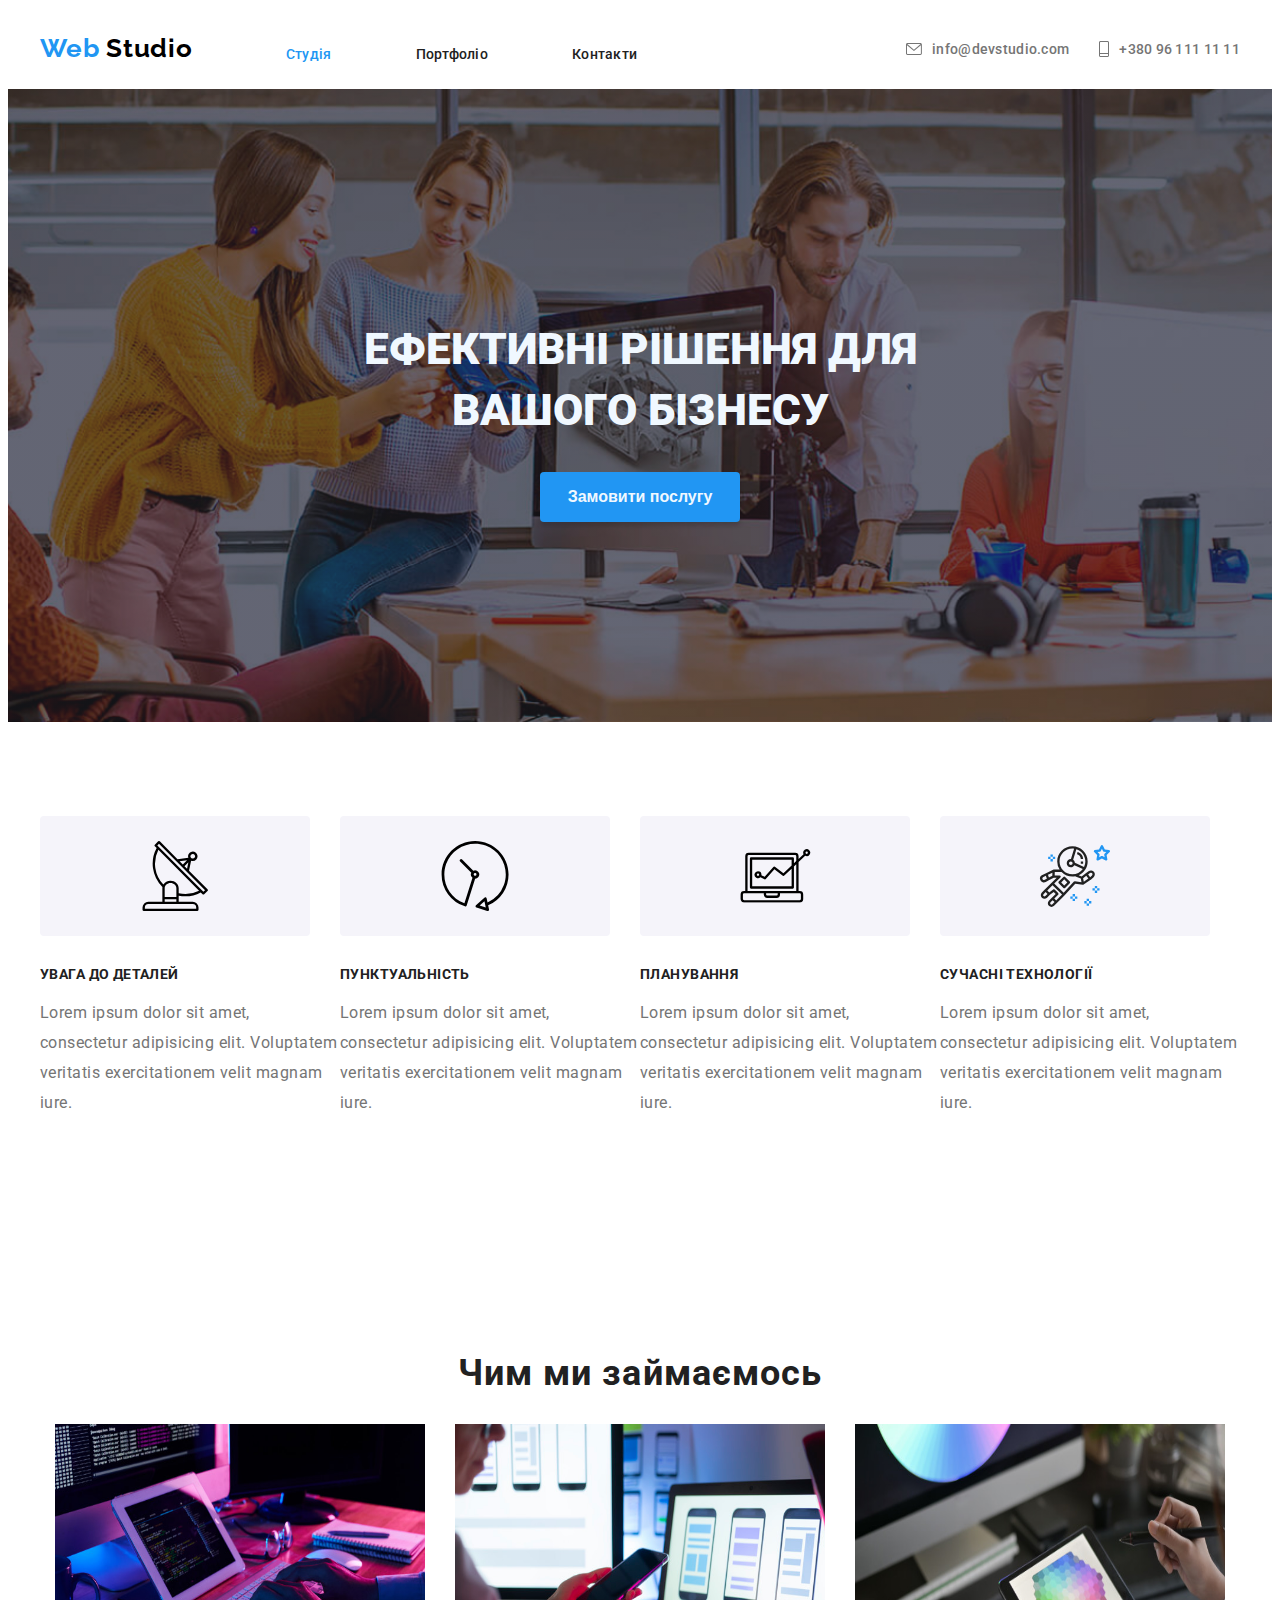
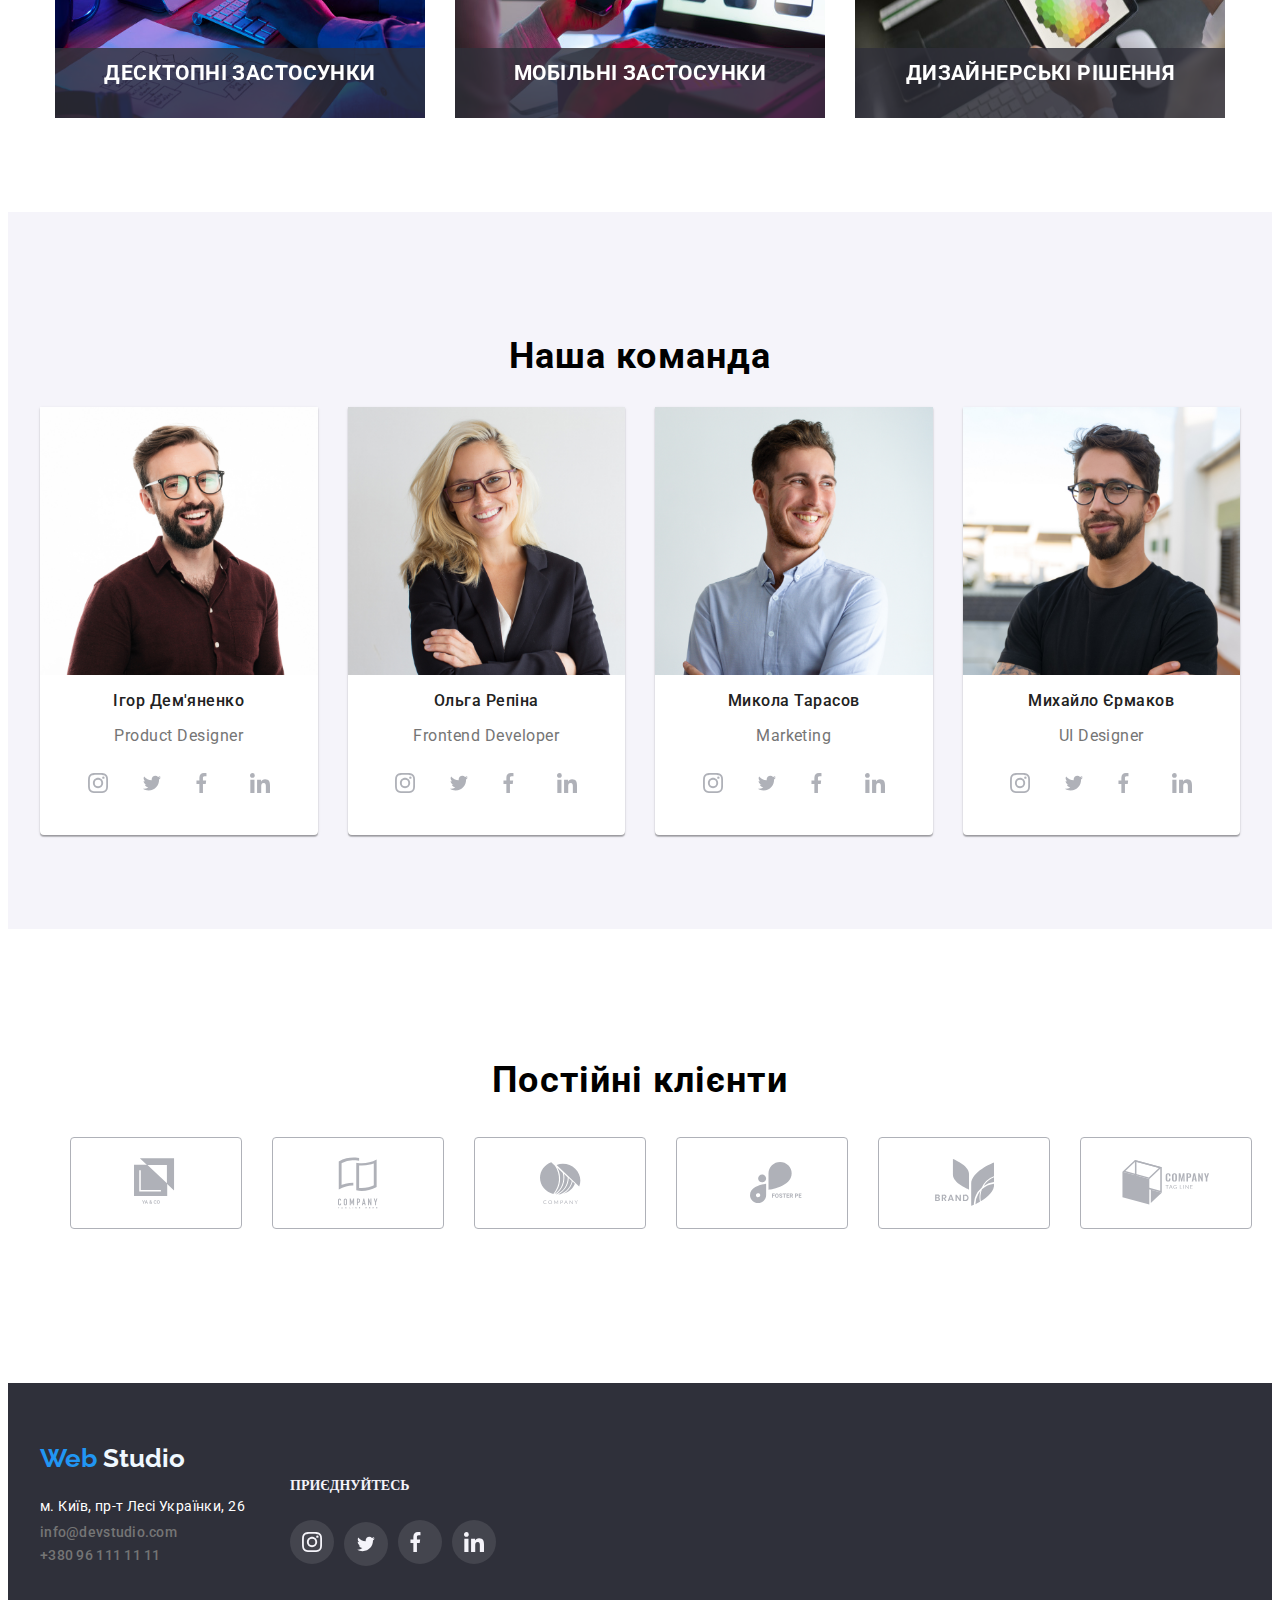
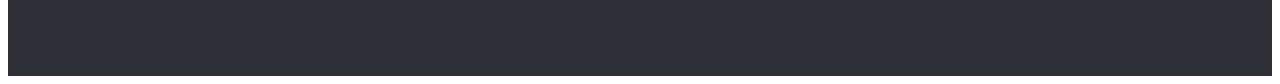
<file: index.html>
<!DOCTYPE html>
<html lang="en">
<head>
    <meta charset="UTF-8">
    <meta http-equiv="X-UA-Compatible" content="IE=edge">
    <meta name="viewport" content="width=device-width, initial-scale=1.0">
    <title>Web Studio</title>
    <link href="https://fonts.googleapis.com/css2?family=Roboto:wght@400;500;700;900&display=swap" rel="stylesheet">
    <link href="https://fonts.googleapis.com/css2?family=Raleway:wght@700&family=Roboto:wght@400;500;700;900&display=swap" rel="stylesheet">
    
<link rel="stylesheet" href="style.css">
</head> 
<body>
    <!--Шапка-->
<header class="section1">
    <div class="contairn header-nav">
        <a class="logo" href=""> <span class="logo-span" > Web </span> Studio</a>
    <nav>
    
        
    
   <ul class="nav-list">
        <li > <a  class="link-item curent" href="" >Студія</a></li>
        <li> <a class="link-item" href="./portfolio.html">Портфоліо</a></li>
        <li> <a class="link-item" href="">Контакти</a></li>
        
    </ul>
    
    </nav>
   
 <ul class="link-list">
     <li><a class="link-king"  href="mailto:info@devstudio.com">
        <svg  class="contact"  width="16" height="12">
            <use href="./img/icons/Icons.svg#icon-mesenger"></use>

        </svg>
        
        info@devstudio.com</a></li>

        <li><a class="link-king" href="tel:+380 96 111 11 11">
            <svg class="contact" width="10" height="16">
                <use href="./img/icons/Icons.svg#icon-Phone-book"></use>
    
               </svg> 
           
            
              +380 96 111 11 11</a></li>
</ul>
    <section>

    
<ul> 

</section>










</ul>
</div>
</header>
<main>

    <section class="hero-section">
        <div class="contairn">
        <h1 class="hero-link"> ЕФЕКТИВНІ РІШЕННЯ ДЛЯ <br> ВАШОГО БІЗНЕСУ</h1>
        <button  type="button" class="button" data-modal-open>Замовити послугу</button>

    </div>
    <!-- Модальне вікно -->
    <div class="backdrop is-hidden" data-modal>
        <div class="modal">
            <button type="button" class="modal-button" data-modal-close></button>
            <!-- форми -->
            <form class="form  js-speaker-form" autocomplete="on"> 
                <h3 class="title">Залиште свої дані, ми Вам зателефонуємо</h3>
                <ul class="fields">
                 <li class="fiend">  
                <label for="user-name">Ім'я</label>
                <input class="form-fiend" type="text" name="user-name" id="user-name"  >
                <svg class="form-icon" width="18" height="18">
                    <use href="./img/icons/Icons.svg#person">
                     
                    </use>
                </svg>
            </li>
                <li class="fiend">


                <label for="user-tel">Телефон</label>
                
                <input class="form-fiend" type="tel" name="user-tel" id="user-tel">
                <svg class="form-icon" width="18" height="18" >
                    <use href="./img/icons/Icons.svg#phone-modal">
                     
                    </use>
                </svg>
                </li>

                <li class="fiend">
                <label for="user-email">Пошта</label>
                <input class="form-fiend" type="tel" name="user-email" id="user-email" >
                <svg class="form-icon" width="18" height="18">
                    <use href="./img/icons/Icons.svg#email-modal">
                     
                    </use>
                </svg>
                </li>
                <li class="fiend ">
                <label for="comments">Коментарі</label>
                <textarea class="texteria" name="comments" id="comments" cols="30" rows="10" placeholder="Напишіть коментарій"></textarea>
                </li>
            </ul>
               <div class="checbox fiend-link"></div>
<label class="fiend-label">
    <input class="fiend-checkbox" type="checkbox" name="checkbox" value="checkbox">

    <svg class="checkbox-icon" width="18" height="18">
        <use href="./img/icons/Icons.svg#icon-check"></use>
    </svg>
  
    Погоджуюсь з розсилкою і приймаю <a class="contract" href=""> Умови договору</a>
    
        </label>
       <center>
        <button type="submit" class="button btn">Надіслати</button> 
    </center>

           </div>


         
            
            </form>
            
        </div>
       
    </div>
    </section>
<section class="section">
    <div class="contairn">
        <ul class="details-link">
            
  <ul>
    <div class="svg-detels">
    <svg widht="65.32" height="70">
        <use href="./img/icons/Icons.svg#icon-Antena"></use>
            </svg>
        </div>
   
      <li >
        
          <h1 class="detels-intem"> УВАГА ДО ДЕТАЛЕЙ</h1>
      
  
      
          <p class="detels-lorem"> Lorem ipsum dolor sit amet, consectetur adipisicing elit. Voluptatem veritatis exercitationem velit magnam iure.</p>
      </li>
    </ul>  

    <ul>
        <div class="svg-detels">
        <svg widht="66.96" height="70">
            <use href="./img/icons/Icons.svg#icon-Chasi"></use>
                </svg>
            </div>
        <li>
            <h1 class="detels-intem">ПУНКТУАЛЬНІСТЬ</h1>
        
    
        
            <p class="detels-lorem"> Lorem ipsum dolor sit amet, consectetur adipisicing elit. Voluptatem veritatis exercitationem velit magnam iure.</p>
        </li>
      </ul>  
  
      <ul>
        <div class="svg-detels">
        <svg widht="70" height="53.69">
            <use href="./img/icons/Icons.svg#icon-Grafik"></use>
                </svg>
            </div>
        <li>
            <h1 class="detels-intem">ПЛАНУВАННЯ</h1>
        
    
       
            <p class="detels-lorem">Lorem ipsum dolor sit amet, consectetur adipisicing elit. Voluptatem veritatis exercitationem velit magnam iure.</p>
        </li>
      </ul>  

      <ul>
        <div class="svg-detels">
        <svg widht="70" height="70">
            <use href="./img/icons/Icons.svg#icon-astronaut-1"></use>
                </svg>
            </div>
        <li>
            <h1 class="detels-intem">СУЧАСНІ ТЕХНОЛОГІЇ</h1>
        
    
        
            <p class="detels-lorem">Lorem ipsum dolor sit amet, consectetur adipisicing elit. Voluptatem veritatis exercitationem velit magnam iure.</p>
        </li>
      </ul>  
    </ul>
    </div>
    </section>
    <section class="section">
        <div class="contairn">
        <h2 class="robota-link">Чим ми займаємось</h2>
        <ul class="planchete">
            <div>
            <li class="pop">
            
            <img class="robota" src="./img/Robota.jpg" alt=""></li>
        <div class="desktop">
            <h2 >ДЕСКТОПНІ ЗАСТОСУНКИ</h2>
        </div>
        </div>
           <div>
            <li><img class="robota" src="./img/Robota+pk.jpg" alt=""></li>
            <div class="desktop">
                <h2 >МОБІЛЬНІ ЗАСТОСУНКИ</h2>
            </div>
        </div>
        <div>
            <li><img class="robota"src="./img/Planchet.jpg" alt=""></li>
            <div class="desktop">
                <h2 >ДИЗАЙНЕРСЬКІ РІШЕННЯ</h2>
            </div>
        </div>
        </ul>
        </div>
      
        
    
    </section>
    <!--What are we doing?-->
    <section class="mn">
    <section class="section">
        <div class="contairn">
        <h2 class="our-team ">Наша команда</h2>
        <ul class="card-link">
            <div class="card">
            <li > <img src="./img/Demanenko.jpg " alt="Sorry("> </li>
            <p class="team">Ігор Дем'яненко</p>
            <p class="team-link">Product Designer</p>
            <ul class="opq">
                 
                <li class="sciacl"><a  class="social-link" href=""><svg class="coorent" width="20" height="20"> <use href="./img/icons/Icons.svg#icon-instagram-2"></use> </svg> </a> </li>
                <li class="scialc"> <a  class="social-link"href=""><svg class="coorent" width="20" height="16.25"> <use href="./img/icons/Icons.svg#icon-Twiter" > </use> </svg></a>  </li>
                <li class="scial"> <a class="social-link" href=""><svg class="coorent" width="20" height="20"> <use href="./img/icons/Icons.svg#icon-Facebook"></use> </svg> </a> </li>
                <li class="scial"><a class="social-link" href=""><svg class="coorent" width="20" height="20"> <use href="./img/icons/Icons.svg#icon-linkedin-1"></use> </svg> </a> </li>
            </ul>
        </div>
        <div class="card">
            <li > <img src="./img/Repina.jpg" alt="Sorry(>"> </li>
            <p class="team">Ольга Репіна</p>
            <p class="team-link">Frontend Developer</p>
            <ul class="opq">
                <li class="scial"><a  class="social-link" href=""><svg class="coorent" width="20" height="20"> <use href="./img/icons/Icons.svg#icon-instagram-2"></use> </svg> </a> </li>
                <li class="scial"> <a  class="social-link"href=""><svg class="coorent" width="20" height="16.25"> <use href="./img/icons/Icons.svg#icon-Twiter" > </use> </svg></a>  </li>
                <li class="scial"> <a class="social-link" href=""><svg class="coorent" width="20" height="20"> <use href="./img/icons/Icons.svg#icon-Facebook"></use> </svg> </a> </li>
                <li class="scial"><a class="social-link" href=""><svg  class="coorent"width="20" height="20"> <use href="./img/icons/Icons.svg#icon-linkedin-1"></use> </svg> </a> </li>
             
            </ul>

        </div>
        <div class="card">
            <li > <img src="./img/Tarasov.jpg" alt="Sorry"> </li>
            <p class="team">Микола Тарасов</p>
            <p class="team-link ">Marketing</p>
            <ul class="opq">
                
                <li class="scial"><a class="social-link" href=""> <svg class="coorent" width="20" height="20"> <use href="./img/icons/Icons.svg#icon-instagram-2"></use> </svg> </a> </li>
                <li class="scial"> <a class="social-link" href=""><svg class="coorent" width="20" height="16.25"> <use href="./img/icons/Icons.svg#icon-Twiter" > </use> </svg></a>  </li>
                <li class="scial"> <a class="social-link" href=""><svg class="coorent" width="20" height="20"> <use href="./img/icons/Icons.svg#icon-Facebook"></use> </svg> </a> </li>
                <li class="scial"><a class="social-link" href=""><svg class="coorent" width="20" height="20"> <use href="./img/icons/Icons.svg#icon-linkedin-1"></use> </svg> </a> </li>
            </ul>

        </div>
        <div class="card">
            <li > <img src="./img/Ermakow.jpg" alt="Sorry"></li>
            <p class="team">Михайло Єрмаков</p>
            <p class="team-link">UI Designer</p>
            <ul class="opq">
                <li class="sciacl"><a  class="social-link" href=""><svg class="coorent" width="20" height="20"> <use href="./img/icons/Icons.svg#icon-instagram-2"></use> </svg> </a> </li>
                <li class="scialc"> <a  class="social-link"href=""><svg  class="coorent"width="20" height="16.25"> <use href="./img/icons/Icons.svg#icon-Twiter" > </use> </svg></a>  </li>
                <li class="scial"> <a class="social-link" href=""><svg  class="coorent"width="20" height="20"> <use href="./img/icons/Icons.svg#icon-Facebook"></use> </svg> </a> </li>
                <li class="scial"><a class="social-link" href=""><svg  class="coorent"width="20" height="20"> <use href="./img/icons/Icons.svg#icon-linkedin-1"></use> </svg> </a> </li>
            </ul>

        </div>
        </div>
        </ul>
    </div>
    </section>
</section>
<section class="section">
    <div class="contairn">
        <h3 class="our-team"> Постійні клієнти</h3>
        <ul class="zxdw">
            <div class="kvadrat">
               <li  class="cus-inte">
             <a class="icons-klient" href="">
        <svg class="cust-icon"  width="44.27" height="49.23">
            <use href="./img/icons/Icons.svg#icon-YACO"></use>
                </svg> </a></li>
            </div>
            <div class="kvadrat">
               <li class="cus-inte">  <a class="icons-klient"href=""><svg class="cust-icon" width="40" height="52">
            <use href="./img/icons/Icons.svg#icon-Tagline"></use>
                </svg> </a></li>
            </div>
            <div class="kvadrat">
               <li class="cus-inte"> <a class="icons-klient"href=""> <svg class="cust-icon"width="41" height="42.6">
                <use href="./img/icons/Icons.svg#icon-Company"></use>
                    </svg> </a></li>
                </div>
                <div class="kvadrat">
                  <li class="cus-intem"> <a class="icons-klient"href=""><svg class="cust-icon" width="79.66" height="42.02">
                    <use href="./img/icons/Icons.svg#icon-FOSTER"></use>
                        </svg> </a></li>
                    </div>
                    <div class="kvadrat">
                    <li class="cus-intem">  <a class="icons-klient"href=""> <svg class="cust-icon" width="59" height="47">
                        <use href="./img/icons/Icons.svg#icon-Brand"></use>
                            </svg></a></li>
                    </div>
                    <div class="kvadrat">
                      <li class="cus-intem">  <a class="icons-klient" href="">
                        <svg class="cust-icon" width="88" height="45">
                            <use href="./img/icons/Icons.svg#tagline-clients"></use>
                        </svg>
                        
                        </a></li>
                    </div>
            </ul>
                        

    </div>

</section>
<footer class="footer" width="211">
    <section class="hero-section1" >
        <div class="contairn foter-items">
            <div class="con-footer">
<ul>
    <a class="vip" href=""><span class="vip-studio">Web </span>Studio</a>
  
</ul>






<ul class="ul">

    
    <li><a  class="ua" href="">м. Київ, пр-т Лесі Українки, 26</a></li>
    <li><a class="link-king1" href="mailto:info@devstudio.com">info@devstudio.com</a></li>
    <li><a class="link-king1" href="tel:+380 96 111 11 11">+380 96 111 11 11</a></li>
    </ul>
    <div class="join">
        <b class="join-networks">Приєднуйтесь</b>
        <ul class="social-network-list">
            <li class="network-item" > 
                <a class="social-link" href=""> 
                    <svg class="social-icon" width="20" height="20">
                        <use href="./img/icons/Icons.svg#icon-instagram-2"></use>
                    </svg> 
                </a> 
            </li>
            <li  class="network-item">
                <a class="social-link" href="" >
                    <svg class="social-icon" width="20" height="16">
                            <use href="./img/icons/Icons.svg#icon-Twiter"></use>
                        </svg> 
                    </a> 
                </li>
            <li  class="network-item" > 
                <a class="social-link" href=""> 
                    <svg class="social-icon" width="20" height="20">
                        <use href="./img/icons/Icons.svg#icon-Facebook"></use></svg>
                     </a> 
                    </li>
            <li  class="network-item" > 
                <a class="social-link" href=""> 
                    <svg class="social-icon" width="20" height="20">
                        <use href="./img/icons/Icons.svg#icon-linkedin-1"></use></svg> 
                        </a> 
        </ul>
    </div>
</footer >

</ul>
</div>
</section>
</figcaption>

</main >
<script src="./js/modal.js" type="module">

</script>
<script src=""></script>
</body>
</html>
</file>
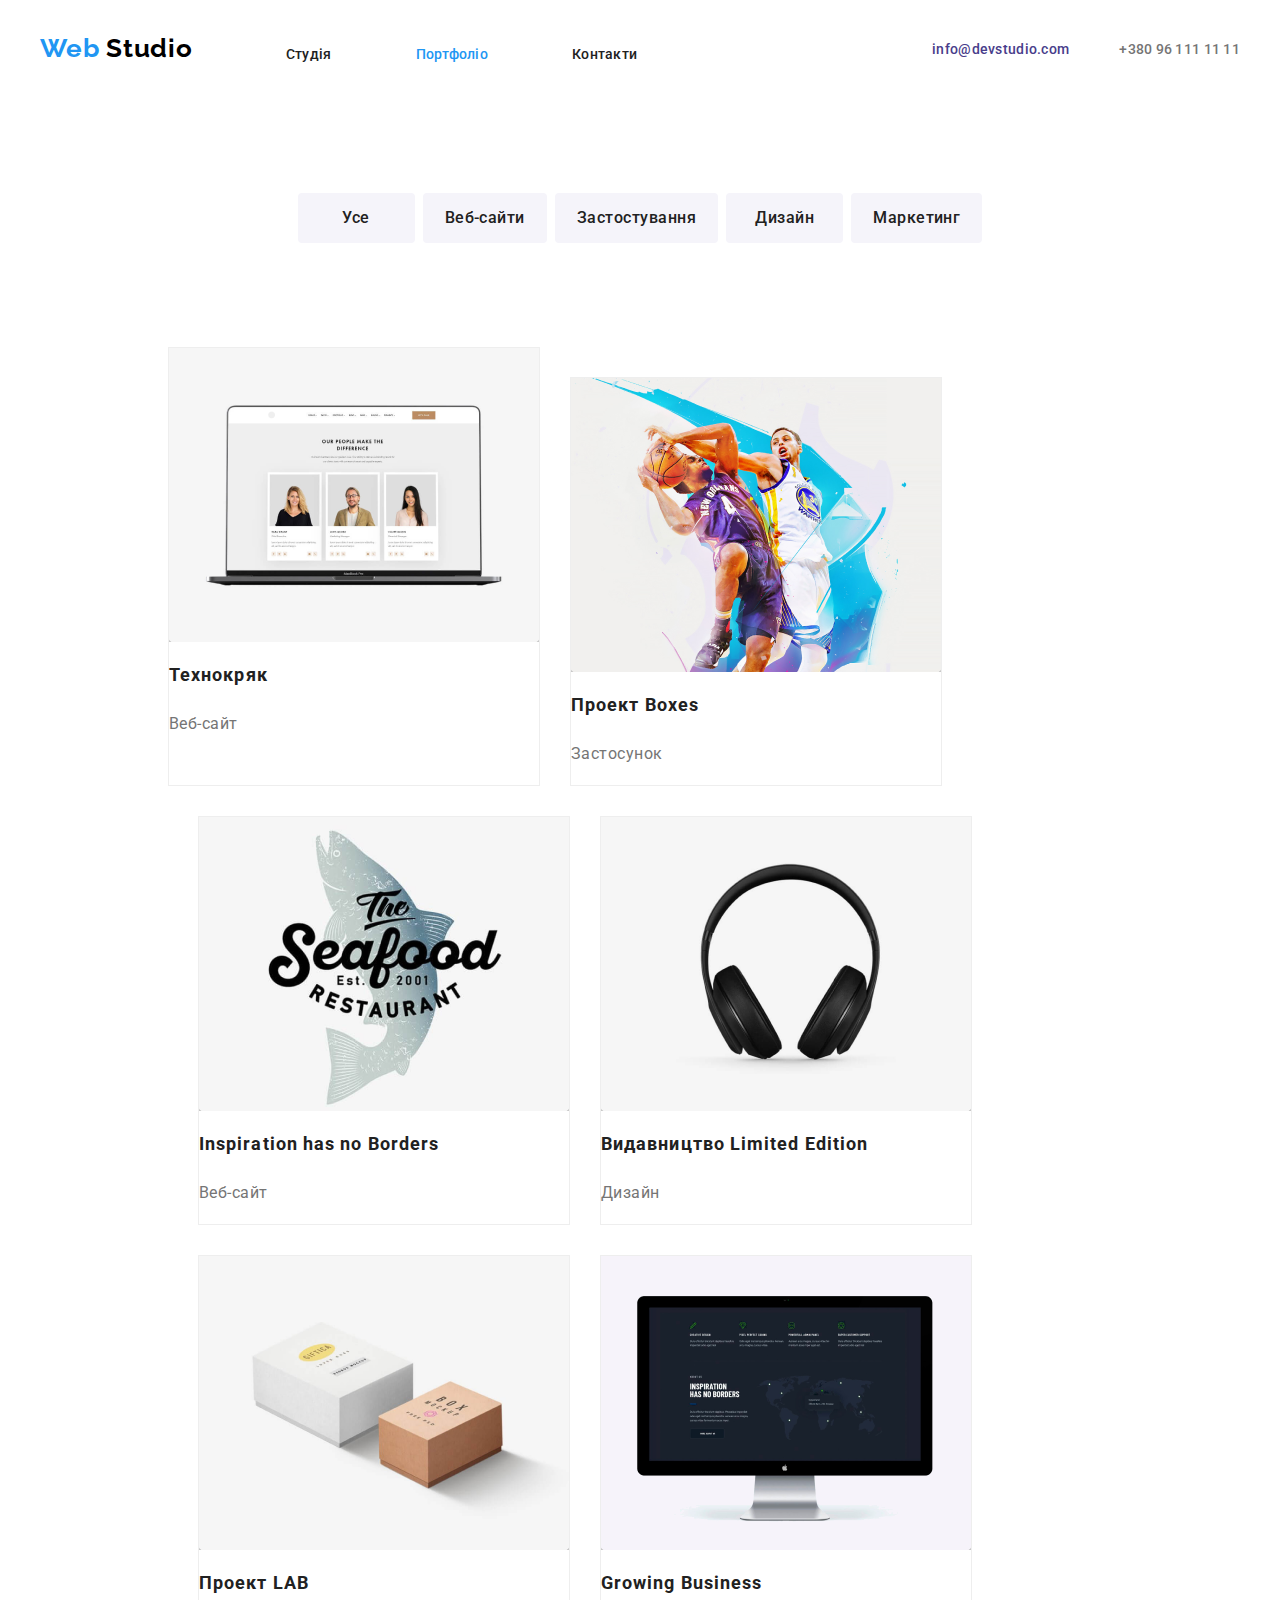
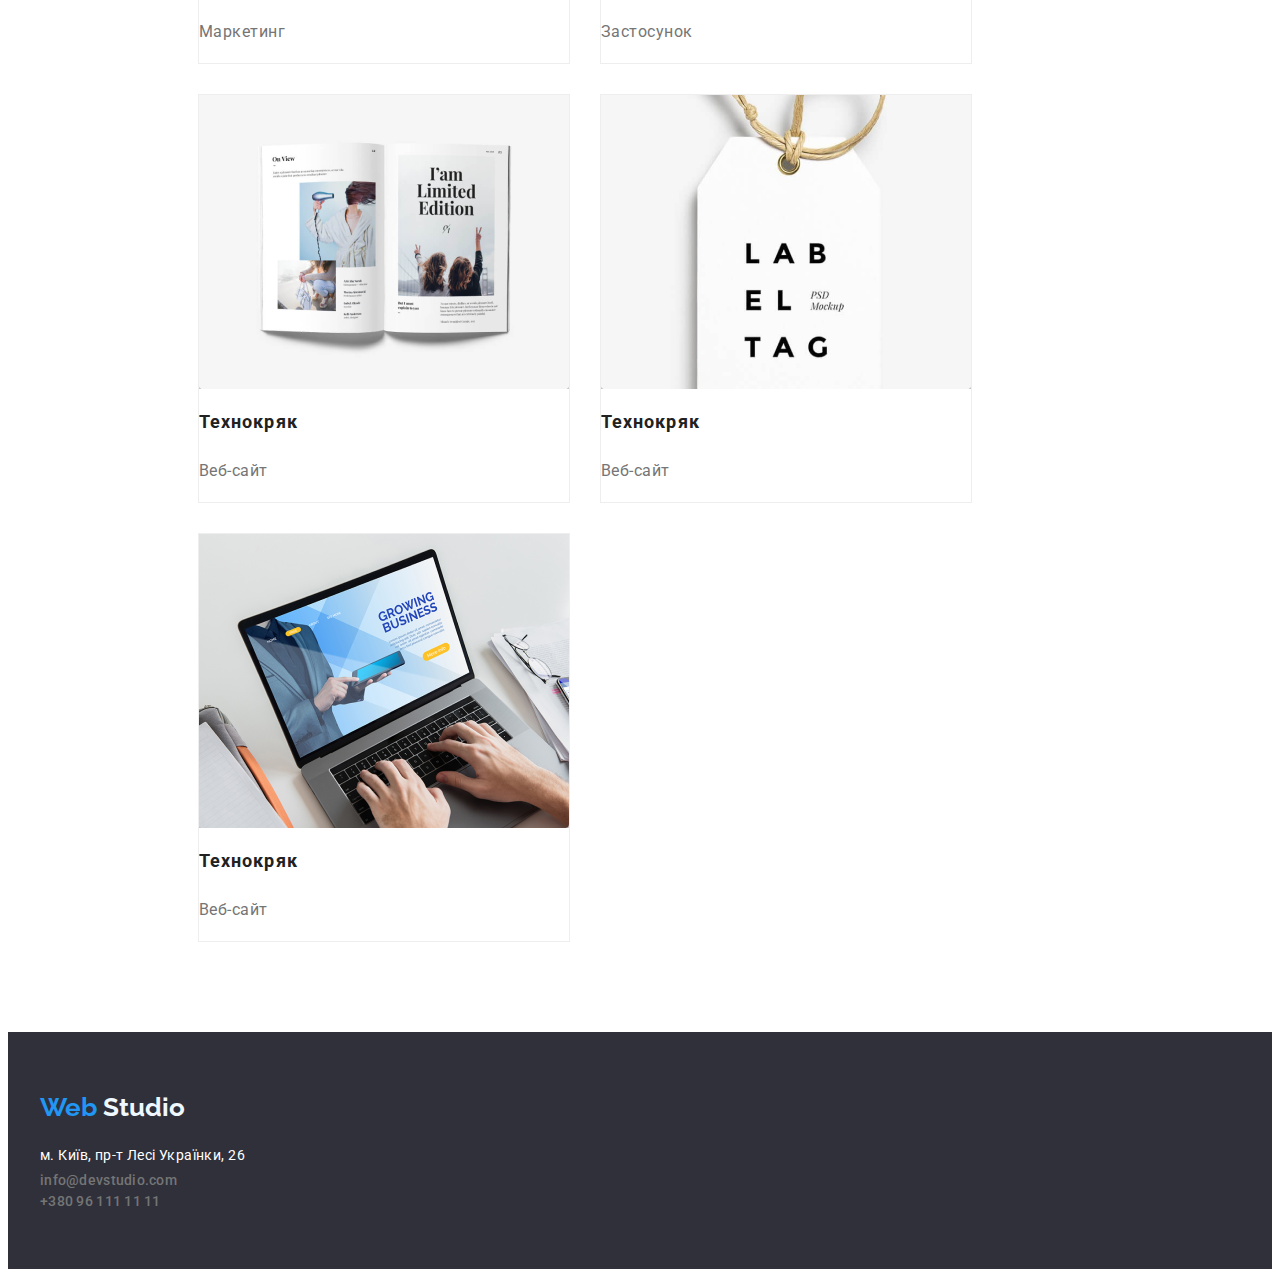
<file: portfolio.html>
<!DOCTYPE html>
<html lang="en">
<head>
    <meta charset="UTF-8">
    <meta http-equiv="X-UA-Compatible" content="IE=edge">
    <meta name="viewport" content="width=device-width, initial-scale=1.0">
    <title>Portfolio</title>
    <link href="https://fonts.googleapis.com/css2?family=Raleway:wght@700&family=Roboto:wght@400;500;700;900&display=swap" rel="stylesheet">
    <link href="https://fonts.googleapis.com/css2?family=Roboto:wght@400;500;700;900&display=swap" rel="stylesheet">
    <link href="https://fonts.googleapis.com/css2?family=Raleway:wght@700&family=Roboto:wght@400;500;700;900&display=swap" rel="stylesheet">
    
    <link rel="stylesheet" href="style.css">
</head>
<body>
    <header class="section1">
        <div class="contairn header-nav">
            <a class="logo" href=""> <span class="logo-span" > Web </span> Studio</a>
        <nav>
        
        
       <ul class="nav-list">
            <li> <a  class="link-item" href="./index.html" >Студія</a></li>
            <li> <a class="link-item curent" href="">Портфоліо</a></li>
            <li> <a class="link-item" href="">Контакти</a></li>
            
        </ul>
        
        </nav>
       
     <ul class="link-list">
         <li><a class="link-king" style=" color: darkslateblue;" href="mailto:info@devstudio.com">info@devstudio.com</a></li>
        <li><a class="link-king" href="tel:+380 96 111 11 11">+380 96 111 11 11</a></li>
    </ul>
        <section>
    
        
    <ul> 
    
    </section>
    
    
    
    
    
    
    
    
    
    
    </ul>
    </div>
    </header> 

    
<main>
    <!--Секція посилань на приклади робіт-->
    <section class="section">
        <div class="contairn">
                <ul class="qwerty">
<li><a class="liter-link" href="">Усе</a></li>
<li><a class="liter-link" href=""> Веб-сайти</a></li>
<li><a class="liter-link" href=""> Застостування</a></li>
<li><a class="liter-link" href=""> Дизайн </a></li>
<li><a class="liter-link" href=""> Маркетинг</a></li>



                </ul>                             
            </section>

        
                
               <ul class="examples">
                
               
                <li class="examples-intem"><a href=""> 
                    <a class="link-thumb" href=""> 
                        <div class="img-thumb">
                            <img class="card" src="./img/Prtfolio/Komp.png" 
                            alt="ноут" 
                            width="370" 
                            height="294">
                                <div class="overlay">
                                    <p  >Технокрик це сучасний майданчик поширення коронавірусу. 
                                    Компанії використовують цю платформу для цифрового шпигунства та атак на захищені сервери конкурентів.
                                    </p>
                                </div>
                        </div>                
                    <div class="link-text">
                        <h2  class="examples-titel">Технокряк</h2>
                            <p class="examples-type">Веб-сайт</p>
                    </div>
                    </a></li>
                
            
                
                    <li class="examples-intem"><a href=""> 
                        <a class="link-thumb" href=""> 
                            <div class="img-thumb">
                                <img class="card" src="./img/Prtfolio/reklama.png" 
                                alt="ноут" 
                                width="370" 
                                height="294">
                                    <div class="overlay">
                                        <p>Технокрик це сучасний майданчик поширення коронавірусу. 
                                        Компанії використовують цю платформу для цифрового шпигунства та атак на захищені сервери конкурентів.
                                        </p>
                                    </div>
                            </div>                
                        <div class="link-text">
                            <h2  class="examples-titel">Проект Boxes</h2>
                                <p class="examples-type">Застосунок</p>
                        </div>
                        </a></li>
            
                
                        <li class="examples-intem"><a href=""> 
                            <a class="link-thumb" href=""> 
                                <div class="img-thumb">
                                    <img class="card" src="./img/Prtfolio/Logtip.png" alt="ноуt"  width="370" 
                                    height="294">
                                        <div class="overlay">
                                            <p>Технокрик це сучасний майданчик поширення коронавірусу. 
                                            Компанії використовують цю платформу для цифрового шпигунства та атак на захищені сервери конкурентів.
                                            </p>
                                        </div>
                                </div>  
                            </div>              
                            <div class="link-text">
                                <h2  class="examples-titel">Inspiration has no Borders</h2>
                                    <p class="examples-type">Веб-сайт</p>
                            </div>
                            </a></li>
            
            
                            <li class="examples-intem"><a href=""> 
                                <a class="link-thumb" href=""> 
                                    <div class="img-thumb">
                                        <img class="card" src="./img/Prtfolio/nayhniki.png" 
                                        alt="ноут" 
                                        width="370" 
                                        height="294">
                                            <div class="overlay">
                                                <p>Технокрик це сучасний майданчик поширення коронавірусу. 
                                                Компанії використовують цю платформу для цифрового шпигунства та атак на захищені сервери конкурентів.
                                                </p>
                                            </div>
                                    </div>                
                                <div class="link-text">
                                    <h2  class="examples-titel">Видавництво Limited Edition</h2>
                                        <p class="examples-type">Дизайн</p>
                                </div>
                                </a></li>
            
                                <li class="examples-intem"><a href=""> 
                                    <a class="link-thumb" href=""> 
                                        <div class="img-thumb">
                                            <img class="card" src="./img/Prtfolio/korobka.png" 
                                            alt="ноут" 
                                            width="370" 
                                            height="294">
                                                <div class="overlay">
                                                    <p>Технокрик це сучасний майданчик поширення коронавірусу. 
                                                    Компанії використовують цю платформу для цифрового шпигунства та атак на захищені сервери конкурентів.
                                                    </p>
                                                </div>
                                        </div>                
                                    <div class="link-text">
                                        <h2  class="examples-titel">Проект LAB</h2>
                                            <p class="examples-type">Маркетинг</p>
                                    </div>
                                    </a></li>
            
            
                                    <li class="examples-intem"><a href=""> 
                                        <a class="link-thumb" href=""> 
                                            <div class="img-thumb">
                                                <img class="card" src="./img/Prtfolio/kompbaba.png" 
                                                alt="ноут" 
                                                width="370" 
                                                height="294">
                                                    <div class="overlay">
                                                        <p>Технокрик це сучасний майданчик поширення коронавірусу. 
                                                        Компанії використовують цю платформу для цифрового шпигунства та атак на захищені сервери конкурентів.
                                                        </p>
                                                    </div>
                                            </div>                
                                        <div class="link-text">
                                            <h2  class="examples-titel">Growing Business</h2>
                                                <p class="examples-type">Застосунок</p>
                                        </div>
                                        </a></li>

                                        <li class="examples-intem"><a href=""> 
                                            <a class="link-thumb" href=""> 
                                                <div class="img-thumb">
                                                    <img class="card" src="./img/Prtfolio/Book.png" 
                                                    alt="ноут" 
                                                    width="370" 
                                                    height="294">
                                                        <div class="overlay">
                                                            <p>Технокрик це сучасний майданчик поширення коронавірусу. 
                                                            Компанії використовують цю платформу для цифрового шпигунства та атак на захищені сервери конкурентів.
                                                            </p>
                                                        </div>
                                                </div>                
                                            <div class="link-text">
                                                <h2  class="examples-titel">Технокряк</h2>
                                                    <p class="examples-type">Веб-сайт</p>
                                            </div>
                                            </a></li>
            
                                            <li class="examples-intem"><a href=""> 
                                                <a class="link-thumb" href=""> 
                                                    <div class="img-thumb">
                                                        <img class="card" src="./img/Prtfolio/mirka.png" 
                                                        alt="ноут" 
                                                        width="370" 
                                                        height="294">
                                                            <div class="overlay">
                                                                <p>Технокрик це сучасний майданчик поширення коронавірусу. 
                                                                Компанії використовують цю платформу для цифрового шпигунства та атак на захищені сервери конкурентів.
                                                                </p>
                                                            </div>
                                                    </div>                
                                                <div class="link-text">
                                                    <h2  class="examples-titel">Технокряк</h2>
                                                        <p class="examples-type">Веб-сайт</p>
                                                </div>
                                                </a></li>
    
            
                                                <li class="examples-intem"><a href=""> 
                                                    <a class="link-thumb" href=""> 
                                                        <div class="img-thumb">
                                                            <img class="card" src="./img/Prtfolio/komplyly.png" 
                                                            alt="ноут" 
                                                            width="370" 
                                                            height="294">
                                                                <div class="overlay">
                                                                    <p>Технокрик це сучасний майданчик поширення коронавірусу. 
                                                                    Компанії використовують цю платформу для цифрового шпигунства та атак на захищені сервери конкурентів.
                                                                    </p>
                                                                </div>
                                                        </div>                
                                                    <div class="link-text">
                                                        <h2  class="examples-titel">Технокряк</h2>
                                                            <p class="examples-type">Веб-сайт</p>
                                                    </div>
                                                    </a></li>
    
            
            </ul>
            </div>
            </section>
           
            </main>
        
            <footer class="footer">
                <section class="hero-section1" >
                    <div class="contairn footer-item ">
            <ul>
                <a class="vip" href=""><span class="vip-studio">Web </span>Studio</a>
            
            
            
            </ul>
            
            
            
            
            
            <ul class="ul">
                <li><a  class="ua" href="">м. Київ, пр-т Лесі Українки, 26</a></li>
                <li><a class="link-king" href="mailto:info@devstudio.com">info@devstudio.com</a></li>
                <li><a class="link-king" href="tel:+380 96 111 11 11">+380 96 111 11 11</a></li>
            </footer >
</body>
</html>
</file>
<file: style.css>
/* /* primary-color: color #212121;
 text-color: color: #757575
 secondary-color: color: #FFFFF */
 /* Header */



 /* Шапка */
 .header-nav{
    display: flex;
    align-items: center;
    justify-content: flex-start;
    
}
.header-nav li + li{
    margin-left: 30px;
}

.logo,.logo-span{
    color: #000000;
    
    margin-bottom: 25px;
    margin-top: 25px;
    font-family: 'Raleway';
font-weight: 700;
font-size: 26px;
line-height: 1.2;
letter-spacing: 0.03em


} 

.logo-span,
.nav-link:hover,
.link-list:hover,
.link-list:focus,
.logo-span{ 
color: #2196F3;
}  
.nav-list{
    display: flex;
    margin-left: 93px;

}

.link-item{
color: #212121;
 /* border: 1px solid red; */
 margin-right: 54px;
display: flex;
 font-family: 'Roboto';
font-style: normal;
font-weight: 500;
font-size: 14px;
line-height: 16px;
letter-spacing: 0.02em;
}
.link-item:hover{
    color: #2196F3;
}

.link-list{
    display: flex;
    align-items: center;
    justify-content: flex-start;
    margin-left: auto;
    
}
.link-list li + li{
    margin-left: 50px;
}
.contact:hover{
    color: #2196F3;
   
}
.contact{
    fill: currentColor;
}
.link-king{ 
    color: #757575;
    display: flex;
    align-items: center;
    font-family: 'Roboto';
    font-style: normal;
    font-weight: 500;
    font-size: 14px;
    line-height: 16px;
    letter-spacing: 0.02em;

}
.link-king:hover{
   color: #2196F3;
   
}
.contact{
    margin-right: 10px;
  
    margin-left: -20px;
    

}

.contact:hover{
    color: #2196F3;
}
.nav-list link{
    padding-top: 32px;
    padding-bottom: 32px;
}
.nav-list, .link, .curent{
    color:#2196F3;
  }
  .nav-list, .link, .curent::after{
    position: relative;
    content: "";

    bottom: 0;
    left: 0;
    width: 100%;
    height: 5px;

    background-color: var(--accent-color);

    border-radius: 4px;

  }
    
  

 
/* геометрія всього сайту з тегами contairn and section  */
.contairn{
    width: 1200px;
    margin-right: auto;
    margin-left: auto;
    margin-top: 0;
    padding-left: 15px;
    padding-right: 15px;
}
.section{
    padding-top: 94px;
    padding-bottom: 94px;
    margin-top: 0;
    margin-bottom: 0;
    }
/* блок герой */

.hero-section{
    background-color:#2F303A;
}
.hero-section{
    
    background-color: #2f303a;
    text-align: center;
    padding-bottom: 200px;
    padding-top: 200px;

    
    background-image: linear-gradient(
      to right,
      rgba(47, 48, 58, 0.4),
      rgba(47, 48, 58, 0.4)
    ),
     url("./img/goooo.jpg");
     background-position: center;
     background-size: cover;
     background-repeat: no-repeat;
     width: auto;
     height: auto;
   
}
.hero-section1{
    background-color: #2F303A;
}
.hero-link{
    color: aliceblue;
    font-family: 'Roboto';
    margin-bottom: 30px;
   font-style: normal;
   font-weight: 900;
   font-size: 44px;
   line-height: 1.4;
   text-align: center;
   }

   
     .button{
    border: 0;
    color: aliceblue;
    background: #2196F3;
    display: inline-block;
    min-width: 200px;
    padding: 10px 25px;
    border-radius: 4px;
    text-decoration: none;
    box-shadow: 0px 4px 4px rgba(0, 0, 0, 0.15);
    margin-top: 0px;
    font-weight: 700;
    font-size: 16px;
    line-height: 30px
    }

/*Мдальне вікно*/

.backdrop{
    position: fixed;
    top: 0;
    left: 0;
    width: 100%;
    height: 100%;

    background-color: rgba(0, 0, 0, 0.2);
    opacity: 1;


    transition: opacity 300ms cubic-bezier(0.4, 0, 0.2, 1);
  }
  .modal{
    position: absolute;
    top: 50%;
    left: 50%;
   

    width: 528px;
    height: 581px;
padding: 40px;
    background-color: #F5F4FA;

transform: translate(-50%, -50%); scale(1);
transition: transdorm 500ms cubic-bezier(0.4, 0, 0.2, 1);;

  }
  .backdrop.is-hidden {
    opacity: 0;
    pointer-events: none;
  }
  .modal-button{
    position: absolute;
    top: 8px;
    right: 8px;
    width: 30px;
    height: 30px;

    border: 0;
    border-radius: 50%;


    background-image: url("./img/icons/close.svg");
    background-size: contain;



  }
  .backdrop .is-hidden .modal{
    transform:  translate(-50%, -50%); scale(0.7);
  }
/* увага до деталей */

.details-link{
    display: flex;
}
.svg-detels{
    fill: #000000;
    width: 270px;
height: 120px;
left: 515px;
top: 774px;

background: #F5F4FA;
border-radius: 4px;
display: flex;
justify-content: center;
align-items: center;
margin-bottom: 30px;

}
.detels-intem{ 
    color: #212121;
    font-family: 'Roboto';
    font-style: normal;
    font-weight: 700;
    font-size: 14px;
    line-height: 16px;
    letter-spacing: 0.03em;
    }
    .detels-lorem{
        font-family: 'Roboto';
    font-style: normal;
    font-weight: 400;
    font-size: 14px;
    line-height: 24px;
    color: #757575;
    font-family: 'Roboto';
    font-style: normal;
    font-weight: 400;
    font-size: 16px;
    line-height: 30px;
    /* identical to box height, or 188% */
    
    letter-spacing: 0.03em;
    
    }
/* наша команда */
.mn{
    background-color: #F5F4FA;
}
.our-team{
    
    font-family: 'Roboto';
   font-style: normal;
   font-weight: 700;
   font-size: 36px;
   line-height: 42px;
   text-align: center;
   letter-spacing: 0.03em;
   }   
   .card-link{
    display: flex;
}
 .card-link div + div{ 
 margin-left: 30px;
 }
.card{


    
    background: #FFFFFF;
    /* material shadow v1 */
    
    box-shadow: 0px 1px 3px rgba(0, 0, 0, 0.12), 0px 1px 1px rgba(0, 0, 0, 0.14), 0px 2px 1px rgba(0, 0, 0, 0.2);
    border-radius: 0px 0px 4px 4px;
}
.team {
    color: #212121;
    font-family: 'Roboto';
    font-style: normal;
    font-weight: 500;
    font-size: 16px;
    line-height: 19px;
    font-weight: 500;
    font-size: 16px;
    line-height: 1.2;
    text-align: center;
     letter-spacing: 0.03em;
      }
      .team-link{
        color: #757575;
        font-family: 'Roboto';
        font-style: normal;
        font-weight: 400;
        font-size: 16px;
        line-height: 19px;
        font-size: 16px;
        line-height: 1.2;
        text-align: center;
        letter-spacing: 0.03em;
        }

        
        

  
 
/* постійні клієнти */
.zxdw{
    display: flex;
}

.kvadrat{

  
    
    
  
    
    
}
.icons-klient:hover{
    border: 1px solid #2196F3;
    color: #2196F3;
}
.cust-icon{
   
    fill: currentColor;
  
}
.cust-icon:hover{
    fill: #2196F3;
}
.icons-klient{
    width: 170px;
    height: 90px;
    left: 215px;
    top: 2493px;
    
    border: 1px solid #AFB1B8;
    border-radius: 4px;
    margin-left: 30px;
    display: flex;
    justify-content: center;
    align-items: center;
  
    color: #AFB1B8;
}




/* футер */

.footer-item{
    padding-top: 60px;
    padding-bottom: 60px;
    
    
}
.footer li + li {
    margin-top: 5px;
}
.footer ul + ul {
margin-top: 20px;
    
}
.foter-items{
    padding-top: 60px;
    padding-bottom: 10px;
  margin-top: 60px;
  
    display: flex;
    align-items: baseline;
}
.vip{
   
    color: aliceblue;
}
.vip-studio{
    color:#2196F3 ;
}
.vip,.vip-studio{
    font-family: 'Raleway';
    font-style: normal;
    font-weight: 700;
    font-size: 26px;
    line-height: 31px; 
}
.ua{
    font-family: 'Roboto';
font-style: normal;
font-weight: 400;
font-size: 14px;
line-height: 24px;
/* or 171% */

letter-spacing: 0.03em;

color: #FFFFFF;
}
.link-king1{
    font-family: 'Roboto';
    font-style: normal;
    font-weight: 500;
    font-size: 14px;
    line-height: 16px;
    letter-spacing: 0.02em;
    color: #757575;
    margin-bottom: 100px;
    margin-bottom: 60px;
}




 

.link {
    color:#212121 ;
}
.nav-link:hover {
    color:#2196F3
}

.nav-link-item:hover{
    color: #2196F3;
}

  
  
  .social-network-list{
    margin-top: 20px;
    display: flex;
    align-items: baseline;
  }
  .social-network-list li + li{
    margin-left: 10px;
  }



/* блок приєднуйтесь та соціальні мережі */

.coorent{
   fill: currentColor;
   
}
.social-link{
    color: #AFB1B8;
}
.social-link:hover
{
  color:#FFFFFF;
  background-color:#2196F3;
}




.join .social-link{
    background-color: rgba(255, 255, 255, 0.1); /* #2f303a */
    color: #F5F4FA;
  }
.join .social-link:hover,
.join .social-link:focus{
background-color: #2196F3;


}
.join{
    margin-left: 250px;
    margin-top: -88px;
    padding-bottom: 100px;
    justify-content: center;
}
.join-networks{
    color: #F5F4FA;
    
    font-size: 14px;
    line-height: 1.2;
    font-weight: 700;
    text-transform: uppercase;
  }
  
  .join .social-icon{ 

    fill: currentColor;
  }
  .opq{
    display: flex;
    justify-content: center;
    align-items: center;
    margin-bottom: 30px;
    
}

.opq li + li{
    margin-left: 10px;
}
.social-link{
    display:inline-flex;
    justify-content: center;
    align-items: center;
    width: 44px;
    height: 44px;
    border-radius: 50%;
    
   
}
.social-link:hover,
.social-link:focus
{
  background-color: #2196F3;
  fill: #FFFFFF;
}
/* портфоліо */

/* кнопки */
.link-list  .header-nav {
    margin-bottom: 0px;
}
.qwerty{
    display: flex;
    justify-content: center;
    align-items: center;
    margin-bottom: 50px;

}
  .qwerty{
    margin-top: 10px;
    margin-bottom: 10px;
}
.qwerty li:not(:last-child){
    margin-right: 8px;
}

.liter-link:hover{
    background-color: #2196F3;
    color: #FFFFFF;
}

.liter-link{
    display: inline-block;
    justify-content: center;
    background: #F5F4FA;
    font-family: 'Roboto';
font-style: normal;
font-weight: 500;
font-size: 16px;
line-height: 26px;
/* identical to box height, or 162% */


letter-spacing: 0.03em;
font-family: 'Roboto';
font-style: normal;
font-weight: 500;
font-size: 16px;
line-height: 26px;
/* identical to box height, or 162% */

text-align: center;
align-items: center;
letter-spacing: 0.03em;

color: #212121;
display: inline-block;
    
border-radius:  4px;
min-width: 73px;
height: 38px;
padding:  6px 22px;

display: flex;

}

/* приклади робіт */



.examples{
    display: flex;
        
    flex-wrap: wrap;
    margin-left: 160px;
    margin-right: 50px;
    margin-bottom: 90px;
    justify-content: baseline;
      }
      .examples li + li{
        margin-left: 30px;
        margin-top: 30px;
      }
      .examples-intem{
        border: 1px solid #EEEEEE;
      }
      .examples-titel{
        font-family: 'Roboto';
    font-style: normal;
    font-weight: 700;
    font-size: 18px;
    line-height: 36px;
    /* identical to box height, or 200% */
    
    letter-spacing: 0.06em;
    
    color: #212121;
    
        
      }
      .examples-type{
        font-family: 'Roboto';
    font-style: normal;
    font-weight: 400;
    font-size: 16px;
    line-height: 30px;
    /* identical to box height, or 188% */
    
    letter-spacing: 0.03em;
    
    color: #757575;
    
    /* анімації портфоліо */
    
      }
      .img-thumb{
        position: relative;
        /* width: 100%;
        height: 100%; */
    
        overflow: hidden;
      }

      .overlay{
        position: absolute;
        top: 0;
        left: 0;
        width: 100%;
        height: 100%;
    
        background-color: rgba(33, 150, 243, 0.9);
       color: #EEEEEE;
       font-family: 'Roboto';
    font-style: normal;
    font-weight: 400;
    font-size: 18px;
    line-height: 28px;
    /* or 156% */
    
    letter-spacing: 0.03em;
    
    color: #FFFFFF;
    
    
        padding: 63px 24px;
        margin: 0;
    
        
    
        transform: translateY(100%);
        transition: transform 250ms cubic-bezier(0.4, 0, 0.2, 1);
      }
      .link-thumb:hover .overlay{
        border: 0;
        transform: translateY(0);
      }
      .link-thumb:hover .link-text{
        box-shadow: 0px 1px 1px rgba(0, 0, 0, 0.12), 0px 4px 4px rgba(0, 0, 0, 0.06), 1px 4px 6px rgba(0, 0, 0, 0.16);
       
      }
       /* Анімації Чим ми займаємось */
      
       
       

    
/* решта коду */
img{
    width: 370px;
}
ul{
    padding: 0;
    margin: 0;

}
.contairn{

}

.img{
    width: 370px;
height: 294px;
left: 1015px;
top: 1061px;
}
img{
    display: block;
    max-width: 100%;
    height: auto;
}
 ul{ 
      list-style: none;}
    
.ul{ text-decoration: none;
}
.title a{text-decoration: none;
}
a{
    text-decoration: none;
}

 .nav-list .link-item .curent{
    color: #2196F3;
}
body{
    fill:#757575;
    background-color: #ffffff;
}
ul{
    padding: 0;
}



/* Чим мит займаємось */
.planchete{
    display: flex;
    justify-content: center;
  
}
.planchete div + div{
    margin-left: 30px;
}
.robota{
    width: 370px;
    height: 294px;
}
.robota-link{
    font-family: 'Roboto';
font-style: normal;
font-weight: 700;
font-size: 36px;
line-height: 42px;
text-align: center;
letter-spacing: 0.03em;

color: #212121;


}
.texteria{
    resize: none;
}

/* форма */
.form, .fields, .fiend{
    display: flex;
    flex-direction: column;
}
.fiend {
    position: relative;
    text-align: start;
    color:  #757575;
    
 
}
.field{
margin-bottom: 20px;
}
.fiend-label{
    margin-bottom: 30px;
}

.title{
    font-family: 'Roboto';
font-style: normal;
font-weight: 700;
font-size: 20px;
line-height: 23px;
text-align: center;
letter-spacing: 0.03em;

color: #212121;

}
.field:not(:last-child){
    margin-bottom: 10px;
}

.form-fiend,
.textarea{
    padding-left: 42px;
    height: 40px;
    border: 1px solid rgba(33, 33, 33, 0.2);
border-radius: 4px;
transition: border 250ms cubic-bezier(0.4, 0, 0.2, 1);
outline: none;
}


.textarea{
    resize: none;
    height: 120px;
    font-size: 14px;
    padding: 12px 16px ;
}
.form-icon{
    fill: #000000;
    position: absolute;
    display: inline-block;
    top: 50%;
    left: 15px;
    margin: 0;
 
}

.fiend label{
    font-size: 12px;
    margin-bottom: 4px
}
.btn{
    width: 200px;
 
 
}
.fiend-link{
    margin-top: 20px;
}
.contract{
    color: #2196F3;
    text-decoration: underline;
    
}
.fiend:focus-within > .form-icon,
.field:hover{

}

.fiend-checkbox{
    appearance: none;
}
.fiend-checkbox:focus-within + .checkbox-icon{
    border: 2px solid #2196F3;
}

  .checkbox-input{
    margin-top: 10px;
  }
.checkbox-icon{
   
    display: inline-block;
    margin-right: 8px;
    padding: 0;
    border: 2px solid #000;
    border-radius: 2px;
} 
.fiend-checkbox:checked + .checkbox-icon{
    background-color: #2196F3;
    border: 2px solid #2196F3;
}

/* .fiend-checkbox::after{
    display: inline-flex;
    content: '';
    width: 10px;
    height: 10px;
    border: 1px solid red;

}
 .fiend-checkbox:focus.fiend-checkbox::after{
    background-color: red;
 } */
 .fiend:focus-within .form-fiend,
 .fiend:hover .form-fiend,
 .fiend:focus-within textarea,
 .fiend:hover textarea
 {
   border: 1px solid #2196F3
 }
 .fiend:focus-within > .form-icon,
 .fiend:hover > .form-icon {
   fill:#2196F3;
} 








  
 




























  
  
  
  /*Анімації портфоліо*/
  

  

  
  
  .desktop{
    position: absolute;
width: 370px;
height: 70px;
    background: rgba(47, 48, 58, 0.8);
  
    font-family: 'Roboto';
font-style: normal;
font-weight: 700;
font-size: 14px;
line-height: 16px;
text-align: center;
letter-spacing: 0.03em;
text-transform: uppercase;

color: #FFFFFF;
justify-content: center;
margin-top: -70px;

  }



 .form
 .fields
 .fiend{
    display: flex;

 }
</file>
